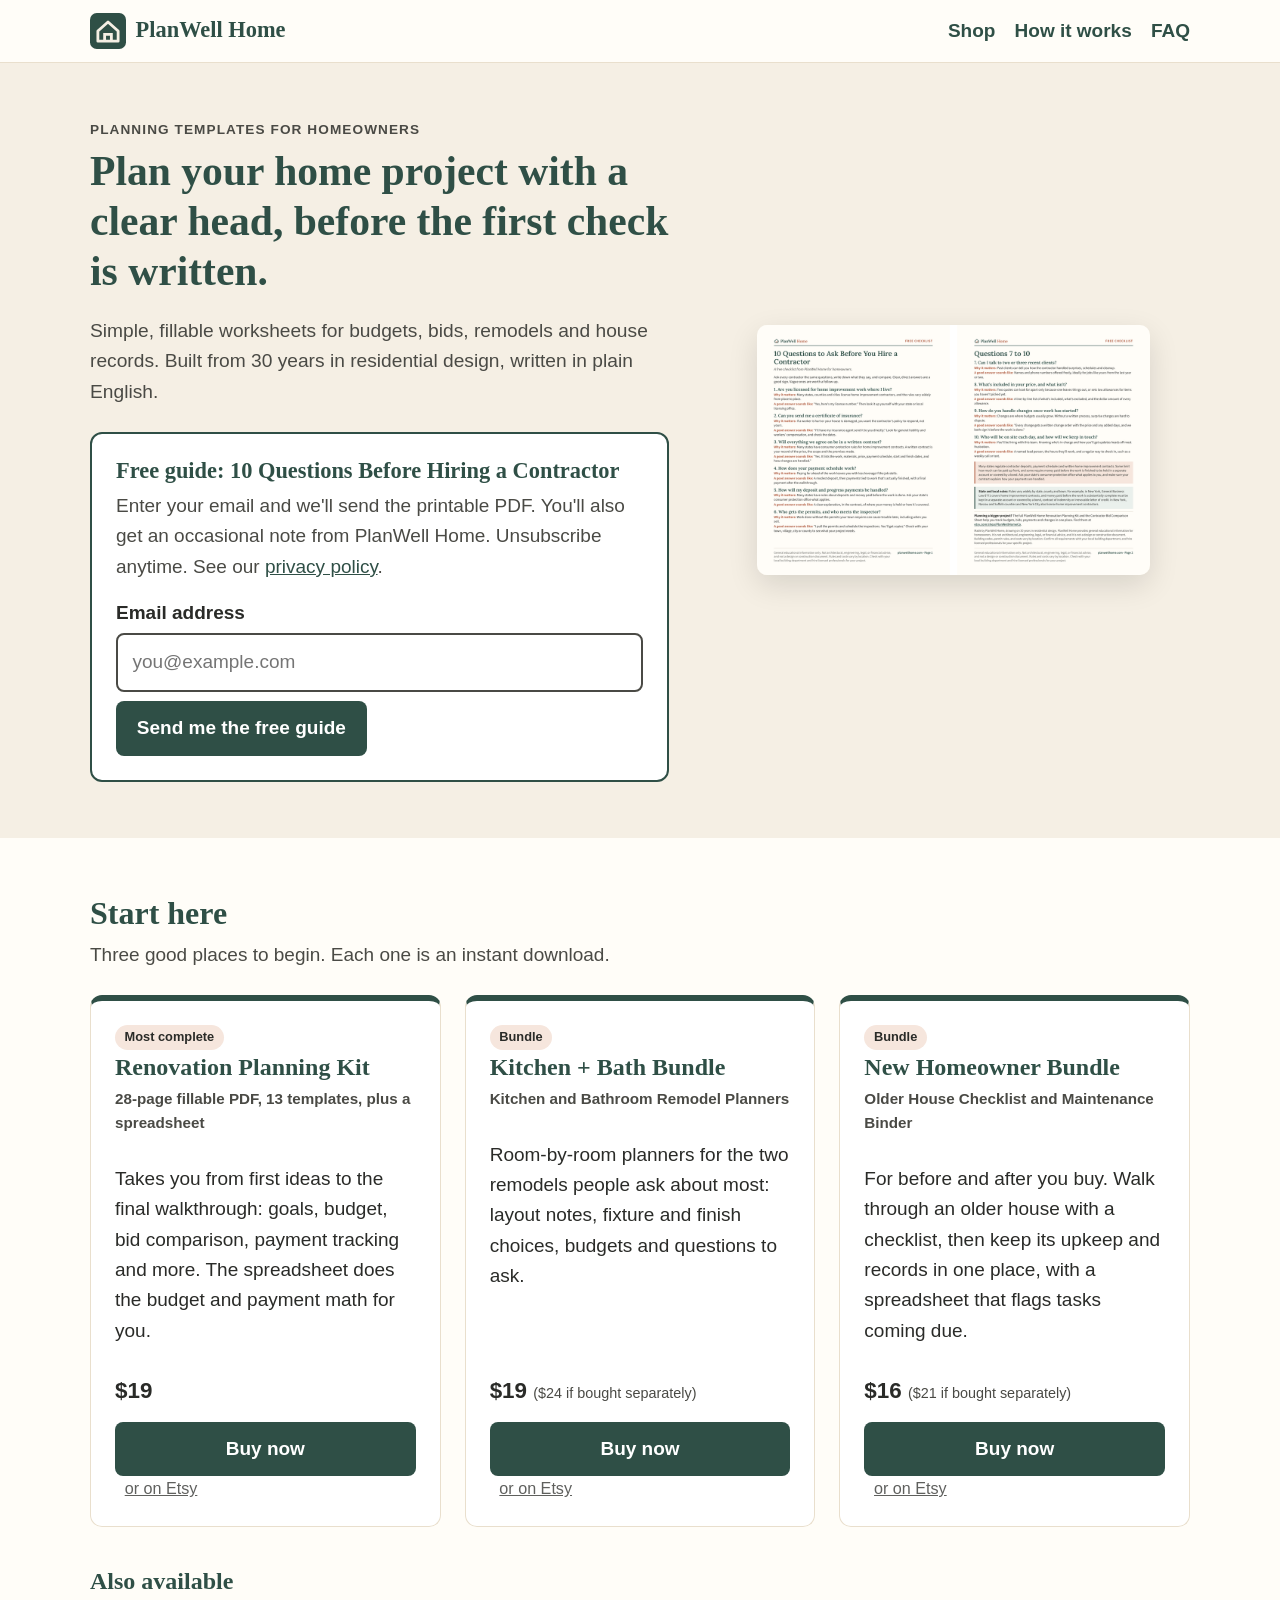
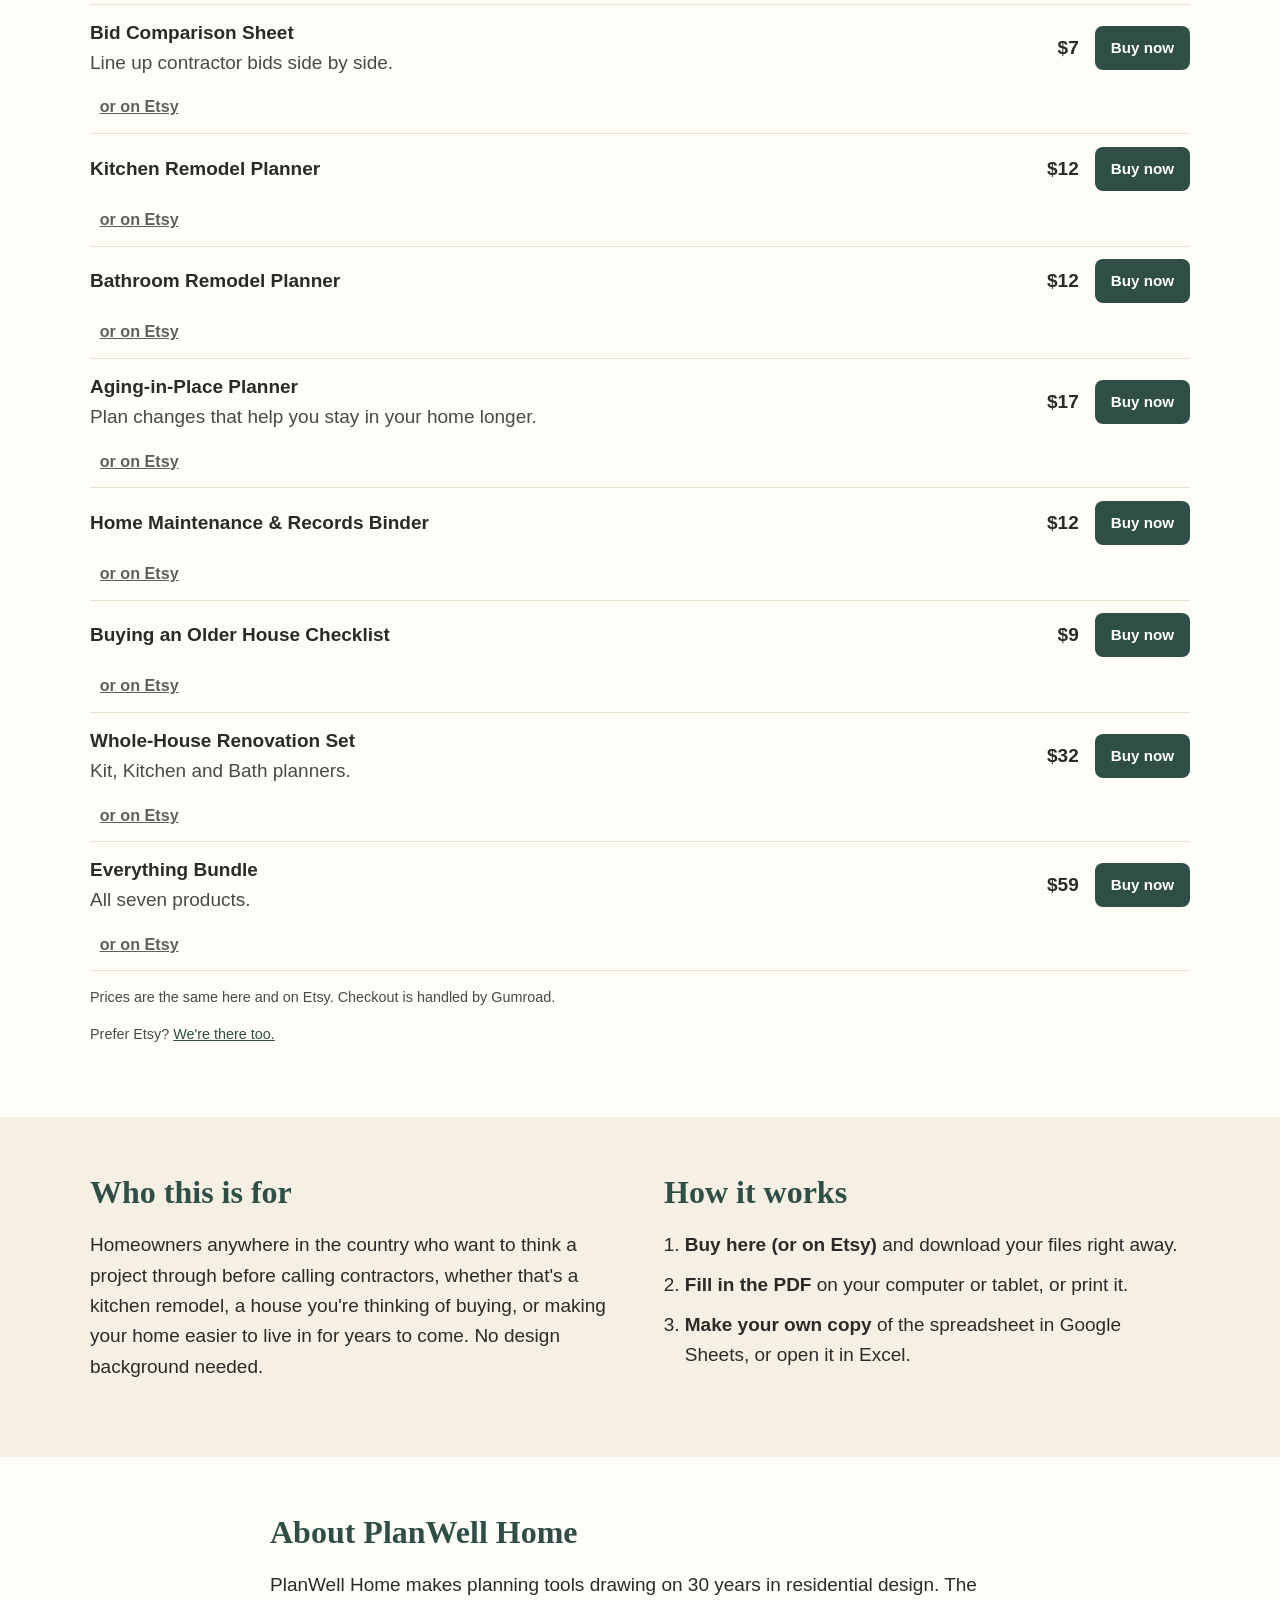
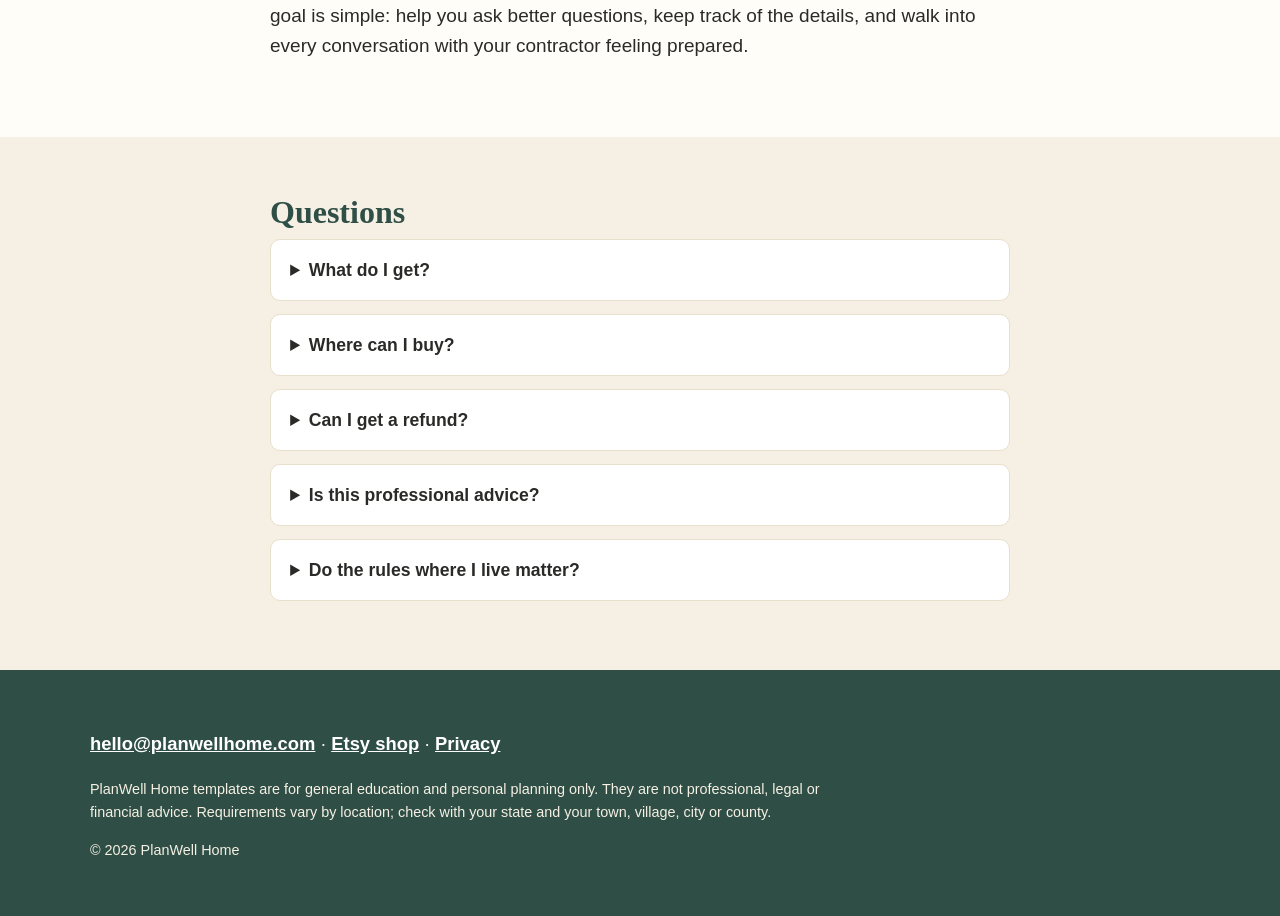
<file: index.html>
<!DOCTYPE html>
<html lang="en">
<head>
<meta charset="utf-8">
<meta name="viewport" content="width=device-width, initial-scale=1">
<title>PlanWell Home | Planning templates for homeowners</title>
<meta name="description" content="Printable and fillable planning templates for homeowners: renovation budgets, bid comparisons, kitchen and bath planners, home maintenance records and more. Get the free 10 Questions Before Hiring a Contractor guide.">
<link rel="icon" href="assets/favicon.svg" type="image/svg+xml">
<meta property="og:type" content="website">
<meta property="og:site_name" content="PlanWell Home">
<meta property="og:title" content="PlanWell Home | Plan your home project with a clear head">
<meta property="og:description" content="Fillable PDF and Google Sheets templates for planning renovations and keeping house records. Free guide: 10 Questions Before Hiring a Contractor.">
<meta property="og:url" content="https://planwellhome.com/">
<meta property="og:image" content="https://planwellhome.com/assets/og-image.png">
<meta name="twitter:card" content="summary_large_image">
<link rel="stylesheet" href="styles.css">
<script src="https://gumroad.com/js/gumroad.js"></script>
</head>
<body>
<a class="skip" href="#main">Skip to main content</a>
<header class="site-header">
  <div class="wrap bar">
    <a class="logo" href="#top"><img src="assets/favicon.svg" alt="" width="36" height="36"> PlanWell Home</a>
    <nav aria-label="Main">
      <a href="#shop">Shop</a><a href="#how">How it works</a><a href="#faq">FAQ</a>
    </nav>
  </div>
</header>

<main id="main">
<section class="hero" id="top">
  <div class="wrap hero-grid">
    <div>
      <p class="eyebrow">Planning templates for homeowners</p>
      <h1>Plan your home project with a clear head, before the first check is written.</h1>
      <p class="lead">Simple, fillable worksheets for budgets, bids, remodels and house records. Built from 30 years in residential design, written in plain English.</p>

      <div class="signup" id="free-guide">
        <h2>Free guide: 10 Questions Before Hiring a Contractor</h2>
        <p>Enter your email and we'll send the printable PDF. You'll also get an occasional note from PlanWell Home. Unsubscribe anytime. See our <a href="privacy.html">privacy policy</a>.</p>
        <!-- MailerLite sign-up: form "Free contractor questions PDF" (delivers the free guide via automation) -->
        <div id="mlb2-48017490" class="ml-form-embedContainer ml-subscribe-form ml-subscribe-form-48017490">
          <div class="ml-form-embedBody row-form">
            <form class="form ml-block-form" action="https://assets.mailerlite.com/jsonp/2766760/forms/203155826157815783/subscribe" data-code="" method="post" target="_blank">
              <label for="email">Email address</label>
              <div class="row ml-field-group ml-field-email ml-validate-email ml-validate-required">
                <input id="email" name="fields[email]" type="email" autocomplete="email" required placeholder="you@example.com" aria-required="true">
                <button type="submit" class="primary">Send me the free guide</button>
              </div>
              <input type="hidden" name="ml-submit" value="1">
              <input type="hidden" name="anticsrf" value="true">
            </form>
          </div>
          <div class="ml-form-successBody row-success" style="display:none" role="status">
            <p class="signup-success"><strong>Thanks! Check your inbox for your free guide.</strong></p>
          </div>
        </div>
        <script>
        function ml_webform_success_48017490() {
          var $ = window.ml_jQuery || window.jQuery;
          $('.ml-subscribe-form-48017490 .row-success').show();
          $('.ml-subscribe-form-48017490 .row-form').hide();
        }
        </script>
        <script src="https://groot.mailerlite.com/js/w/webforms.min.js?v83147fa8ce2d95cb73ece7f28b469519"></script>
        <script>fetch("https://assets.mailerlite.com/jsonp/2766760/forms/203155826157815783/takel")</script>
      </div>
    </div>
    <figure class="hero-img">
      <img src="assets/10-questions-preview.png" width="1040" height="660" alt="Pages from the free guide, 10 Questions Before Hiring a Contractor">
    </figure>
  </div>
</section>

<section id="shop" class="section">
  <div class="wrap">
    <h2 class="sec-title">Start here</h2>
    <p class="sec-lead">Three good places to begin. Each one is an instant download.</p>
    <div class="cards">
      <article class="card">
        <p class="tag">Most complete</p>
        <h3>Renovation Planning Kit</h3>
        <p class="meta">28-page fillable PDF, 13 templates, plus a spreadsheet</p>
        <p>Takes you from first ideas to the final walkthrough: goals, budget, bid comparison, payment tracking and more. The spreadsheet does the budget and payment math for you.</p>
        <p class="price">$19</p>
        <!-- Gumroad: paste product URL; add gumroad-button class + overlay script (see head) -->
        <a class="btn gumroad-button" href="https://planwellhome.gumroad.com/l/renovation-planning-kit">Buy now</a> <a class="etsy-alt" href="https://www.etsy.com/listing/4608874149" rel="noopener">or on Etsy</a>
      </article>
      <article class="card">
        <p class="tag">Bundle</p>
        <h3>Kitchen + Bath Bundle</h3>
        <p class="meta">Kitchen and Bathroom Remodel Planners</p>
        <p>Room-by-room planners for the two remodels people ask about most: layout notes, fixture and finish choices, budgets and questions to ask.</p>
        <p class="price">$19 <span>($24 if bought separately)</span></p>
        <!-- Gumroad: paste product URL; add gumroad-button class + overlay script (see head) -->
        <a class="btn gumroad-button" href="https://planwellhome.gumroad.com/l/kitchen-bath-bundle">Buy now</a> <a class="etsy-alt" href="https://www.etsy.com/listing/4608895800" rel="noopener">or on Etsy</a>
      </article>
      <article class="card">
        <p class="tag">Bundle</p>
        <h3>New Homeowner Bundle</h3>
        <p class="meta">Older House Checklist and Maintenance Binder</p>
        <p>For before and after you buy. Walk through an older house with a checklist, then keep its upkeep and records in one place, with a spreadsheet that flags tasks coming due.</p>
        <p class="price">$16 <span>($21 if bought separately)</span></p>
        <!-- Gumroad: paste product URL; add gumroad-button class + overlay script (see head) -->
        <a class="btn gumroad-button" href="https://planwellhome.gumroad.com/l/new-homeowner-bundle">Buy now</a> <a class="etsy-alt" href="https://www.etsy.com/listing/4608896872" rel="noopener">or on Etsy</a>
      </article>
    </div>

    <h3 class="also-title">Also available</h3>
    <ul class="also">
      <li><span><strong>Bid Comparison Sheet</strong> Line up contractor bids side by side.</span><span class="p">$7</span><a class="btn btn-sm gumroad-button" href="https://planwellhome.gumroad.com/l/bid-comparison-sheet">Buy now</a> <a class="etsy-alt" href="https://www.etsy.com/listing/4608898244" rel="noopener">or on Etsy</a></li>
      <li><span><strong>Kitchen Remodel Planner</strong></span><span class="p">$12</span><a class="btn btn-sm gumroad-button" href="https://planwellhome.gumroad.com/l/kitchen-remodel-planner">Buy now</a> <a class="etsy-alt" href="https://www.etsy.com/listing/4608876559" rel="noopener">or on Etsy</a></li>
      <li><span><strong>Bathroom Remodel Planner</strong></span><span class="p">$12</span><a class="btn btn-sm gumroad-button" href="https://planwellhome.gumroad.com/l/bathroom-remodel-planner">Buy now</a> <a class="etsy-alt" href="https://www.etsy.com/listing/4608876969" rel="noopener">or on Etsy</a></li>
      <li><span><strong>Aging-in-Place Planner</strong> Plan changes that help you stay in your home longer.</span><span class="p">$17</span><a class="btn btn-sm gumroad-button" href="https://planwellhome.gumroad.com/l/aging-in-place-planner">Buy now</a> <a class="etsy-alt" href="https://www.etsy.com/listing/4608900086" rel="noopener">or on Etsy</a></li>
      <li><span><strong>Home Maintenance &amp; Records Binder</strong></span><span class="p">$12</span><a class="btn btn-sm gumroad-button" href="https://planwellhome.gumroad.com/l/home-maintenance-binder">Buy now</a> <a class="etsy-alt" href="https://www.etsy.com/listing/4608901458" rel="noopener">or on Etsy</a></li>
      <li><span><strong>Buying an Older House Checklist</strong></span><span class="p">$9</span><a class="btn btn-sm gumroad-button" href="https://planwellhome.gumroad.com/l/older-house-checklist">Buy now</a> <a class="etsy-alt" href="https://www.etsy.com/listing/4608881919" rel="noopener">or on Etsy</a></li>
      <li><span><strong>Whole-House Renovation Set</strong> Kit, Kitchen and Bath planners.</span><span class="p">$32</span><a class="btn btn-sm gumroad-button" href="https://planwellhome.gumroad.com/l/whole-house-renovation-set">Buy now</a> <a class="etsy-alt" href="https://www.etsy.com/listing/4608882715" rel="noopener">or on Etsy</a></li>
      <li><span><strong>Everything Bundle</strong> All seven products.</span><span class="p">$59</span><a class="btn btn-sm gumroad-button" href="https://planwellhome.gumroad.com/l/everything-bundle">Buy now</a> <a class="etsy-alt" href="https://www.etsy.com/listing/4608904078" rel="noopener">or on Etsy</a></li>
    </ul>
    <p class="note">Prices are the same here and on Etsy. Checkout is handled by Gumroad.</p>
    <p class="note quiet">Prefer Etsy? <a href="https://www.etsy.com/shop/PlanWellHomeCo" rel="noopener">We're there too.</a></p>
  </div>
</section>

<section id="how" class="section alt">
  <div class="wrap two">
    <div>
      <h2 class="sec-title">Who this is for</h2>
      <p>Homeowners anywhere in the country who want to think a project through before calling contractors, whether that's a kitchen remodel, a house you're thinking of buying, or making your home easier to live in for years to come. No design background needed.</p>
    </div>
    <div>
      <h2 class="sec-title">How it works</h2>
      <ol class="steps">
        <li><strong>Buy here (or on Etsy)</strong> and download your files right away.</li>
        <li><strong>Fill in the PDF</strong> on your computer or tablet, or print it.</li>
        <li><strong>Make your own copy</strong> of the spreadsheet in Google Sheets, or open it in Excel.</li>
      </ol>
    </div>
  </div>
</section>

<section class="section about">
  <div class="wrap narrow">
    <h2 class="sec-title">About PlanWell Home</h2>
    <p>PlanWell Home makes planning tools drawing on 30 years in residential design. The goal is simple: help you ask better questions, keep track of the details, and walk into every conversation with your contractor feeling prepared.</p>
  </div>
</section>

<section id="faq" class="section alt">
  <div class="wrap narrow">
    <h2 class="sec-title">Questions</h2>
    <details><summary>What do I get?</summary><p>Each product is a fillable, printable PDF plus a spreadsheet you can copy into Google Sheets or open in Excel. Everything is a digital download. Nothing is mailed.</p></details>
    <details><summary>Where can I buy?</summary><p>Right here on this page, or on Etsy if you prefer. Prices and files are the same in both places. <a href="https://www.etsy.com/shop/PlanWellHomeCo" rel="noopener">Prefer Etsy? We're there too.</a></p></details>
    <details><summary>Can I get a refund?</summary><p>Because these are digital downloads, all sales are final, whether you buy here or on Etsy. If a file won't open or something looks wrong, email hello@planwellhome.com and we'll help.</p></details>
    <details><summary>Is this professional advice?</summary><p>No. These templates are general education to help you plan and stay organized. They don't replace a contractor, home inspector, designer or other professional who can look at your home.</p></details>
    <details><summary>Do the rules where I live matter?</summary><p>Yes. Permits, contractor rules and building requirements vary from place to place. Check with your state and your town, village, city or county before you start work.</p></details>
  </div>
</section>
</main>

<footer class="site-footer">
  <div class="wrap">
    <p><a href="mailto:hello@planwellhome.com">hello@planwellhome.com</a> &middot; <a href="https://www.etsy.com/shop/PlanWellHomeCo" rel="noopener">Etsy shop</a> &middot; <a href="privacy.html">Privacy</a></p>
    <p class="small">PlanWell Home templates are for general education and personal planning only. They are not professional, legal or financial advice. Requirements vary by location; check with your state and your town, village, city or county.</p>
    <p class="small">&copy; 2026 PlanWell Home</p>
  </div>
</footer>
</body>
</html>
</file>
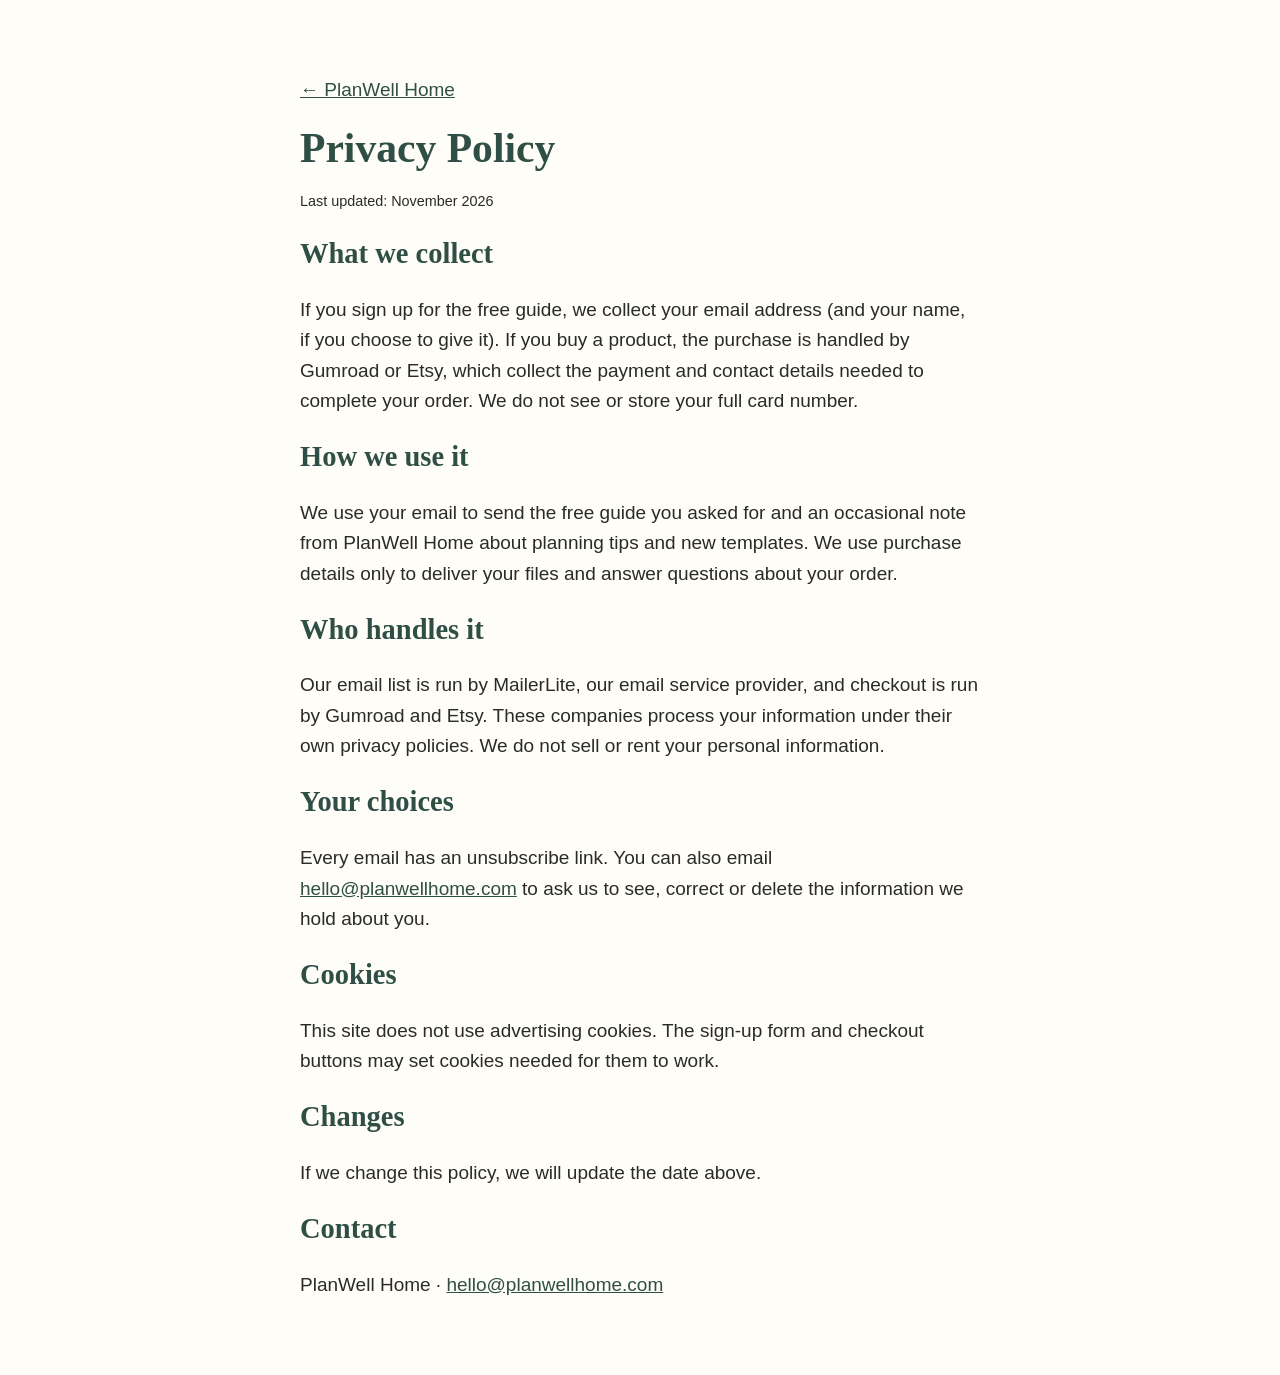
<file: privacy.html>
<!DOCTYPE html>
<html lang="en"><head><meta charset="utf-8"><meta name="viewport" content="width=device-width, initial-scale=1">
<title>Privacy Policy | PlanWell Home</title><link rel="icon" href="assets/favicon.svg" type="image/svg+xml"><link rel="stylesheet" href="styles.css"></head>
<body><main id="main" class="section"><div class="wrap" style="max-width:720px">
<p><a href="index.html">&larr; PlanWell Home</a></p>
<h1>Privacy Policy</h1>
<p class="small">Last updated: November 2026</p>
<h2>What we collect</h2>
<p>If you sign up for the free guide, we collect your email address (and your name, if you choose to give it). If you buy a product, the purchase is handled by Gumroad or Etsy, which collect the payment and contact details needed to complete your order. We do not see or store your full card number.</p>
<h2>How we use it</h2>
<p>We use your email to send the free guide you asked for and an occasional note from PlanWell Home about planning tips and new templates. We use purchase details only to deliver your files and answer questions about your order.</p>
<h2>Who handles it</h2>
<p>Our email list is run by MailerLite, our email service provider, and checkout is run by Gumroad and Etsy. These companies process your information under their own privacy policies. We do not sell or rent your personal information.</p>
<h2>Your choices</h2>
<p>Every email has an unsubscribe link. You can also email <a href="mailto:hello@planwellhome.com">hello@planwellhome.com</a> to ask us to see, correct or delete the information we hold about you.</p>
<h2>Cookies</h2>
<p>This site does not use advertising cookies. The sign-up form and checkout buttons may set cookies needed for them to work.</p>
<h2>Changes</h2>
<p>If we change this policy, we will update the date above.</p>
<h2>Contact</h2>
<p>PlanWell Home &middot; <a href="mailto:hello@planwellhome.com">hello@planwellhome.com</a></p>
</div></main></body></html>
</file>
<file: styles.css>
:root{--green:#2F4F46;--ink:#2A2B28;--muted:#4a4a45;--cream:#F5EFE4;--paper:#FFFDF8;--line:#E9DFCD;--blush:#F6E6DD}
*{box-sizing:border-box}
html{scroll-behavior:smooth}
body{margin:0;font:19px/1.6 -apple-system,"Segoe UI",Roboto,Helvetica,Arial,sans-serif;color:var(--ink);background:var(--paper)}
h1,h2,h3,.logo{font-family:Georgia,"Times New Roman",serif;color:var(--green);line-height:1.2}
img{max-width:100%;height:auto;display:block}
a{color:var(--green)}
:focus-visible{outline:3px solid #b5651d;outline-offset:3px}
.skip{position:absolute;left:-999px}.skip:focus{left:1rem;top:1rem;background:#fff;padding:.5rem 1rem;z-index:9}
.wrap{max-width:1140px;margin:0 auto;padding:0 1.25rem}
.narrow{max-width:780px}
.site-header{background:var(--paper);border-bottom:1px solid var(--line)}
.bar{display:flex;justify-content:space-between;align-items:center;flex-wrap:wrap;gap:.5rem;padding-top:.8rem;padding-bottom:.8rem}
.logo{display:flex;align-items:center;gap:.6rem;font-size:1.4rem;font-weight:bold;text-decoration:none}
nav a{margin-left:1.2rem;font-weight:600;text-decoration:none}nav a:hover{text-decoration:underline}
.hero{background:var(--cream);padding:3.5rem 0}
.hero-grid{display:grid;grid-template-columns:1.1fr .9fr;gap:3rem;align-items:center}
.eyebrow{text-transform:uppercase;letter-spacing:.08em;font-size:.85rem;font-weight:700;color:var(--muted);margin:0}
h1{font-size:2.6rem;margin:.4rem 0 1rem}
.lead{font-size:1.2rem;color:var(--muted)}
.signup{background:#fff;border:2px solid var(--green);border-radius:12px;padding:1.5rem;margin-top:1.5rem}
.signup h2{font-size:1.4rem;margin:0 0 .4rem}.signup p{margin:.2rem 0 1rem;color:var(--muted)}
label{display:block;font-weight:700;margin-bottom:.3rem}
.row{display:flex;gap:.6rem;flex-wrap:wrap}
input{flex:1 1 220px;font:inherit;padding:.75rem .9rem;border:2px solid var(--muted);border-radius:8px;min-height:52px}
button,.btn{font:inherit;font-weight:700;background:var(--green);color:#fff;border:0;border-radius:8px;padding:.75rem 1.3rem;min-height:52px;cursor:pointer;text-decoration:none;display:inline-flex;align-items:center;justify-content:center}
button:hover,.btn:hover{background:#1f3832}
.hero-img img{border-radius:10px;box-shadow:0 10px 30px rgba(0,0,0,.12)}
.section{padding:3.5rem 0}.alt{background:var(--cream)}
.sec-title{font-size:2rem;margin:0 0 .5rem}.sec-lead{color:var(--muted);margin-top:0}
.cards{display:grid;grid-template-columns:repeat(3,1fr);gap:1.5rem;margin-top:1.5rem}
.card{background:#fff;border:1px solid var(--line);border-top:6px solid var(--green);border-radius:12px;padding:1.5rem;display:flex;flex-direction:column}
.card h3{font-size:1.5rem;margin:.2rem 0 .3rem}.card .meta{color:var(--muted);font-size:.95rem;margin:0 0 .6rem;font-weight:600}
.tag{display:inline-block;align-self:flex-start;background:var(--blush);color:var(--ink);font-size:.8rem;font-weight:700;padding:.15rem .6rem;border-radius:99px;margin:0}
.price{font-size:1.4rem;font-weight:700;margin:auto 0 .8rem;padding-top:.5rem}.price span{font-size:.9rem;font-weight:400;color:var(--muted)}
.also-title{font-size:1.5rem;margin:2.5rem 0 .5rem}
.also{list-style:none;padding:0;margin:0;border-top:1px solid var(--line)}
.also li{display:grid;grid-template-columns:1fr auto auto;gap:1rem;align-items:center;padding:.8rem 0;border-bottom:1px solid var(--line)}
.also strong{display:block}.also span{color:var(--muted)}.also strong{color:var(--ink)}
.also .p{font-weight:700;color:var(--ink)}.also a{font-weight:700;white-space:nowrap}
.note{font-size:.9rem;color:var(--muted)}
.two{display:grid;grid-template-columns:1fr 1fr;gap:3rem}
.steps{padding-left:1.3rem}.steps li{margin-bottom:.6rem}
details{background:#fff;border:1px solid var(--line);border-radius:10px;padding:1rem 1.2rem;margin-bottom:.8rem}
summary{font-weight:700;cursor:pointer;font-size:1.1rem}
.site-footer{background:var(--green);color:var(--cream);padding:2.5rem 0}
.site-footer a{color:#fff;font-weight:700;font-size:1.15rem}.small{font-size:.9rem;max-width:780px}
@media (max-width:900px){.hero-grid,.cards,.two{grid-template-columns:1fr}h1{font-size:2.1rem}.hero{padding:2.5rem 0}}
@media (max-width:520px){body{font-size:18px}nav a{margin:0 1rem 0 0}.also li{grid-template-columns:1fr auto}.also a{grid-column:1/-1}button,input{width:100%}}
.btn-sm{min-height:44px;padding:.5rem 1rem;font-size:.95rem;color:#fff!important}
.quiet{margin-top:.2rem}
.etsy-alt{display:inline-block;margin-left:.6em;font-size:.85em;color:inherit;opacity:.75}
</file>
